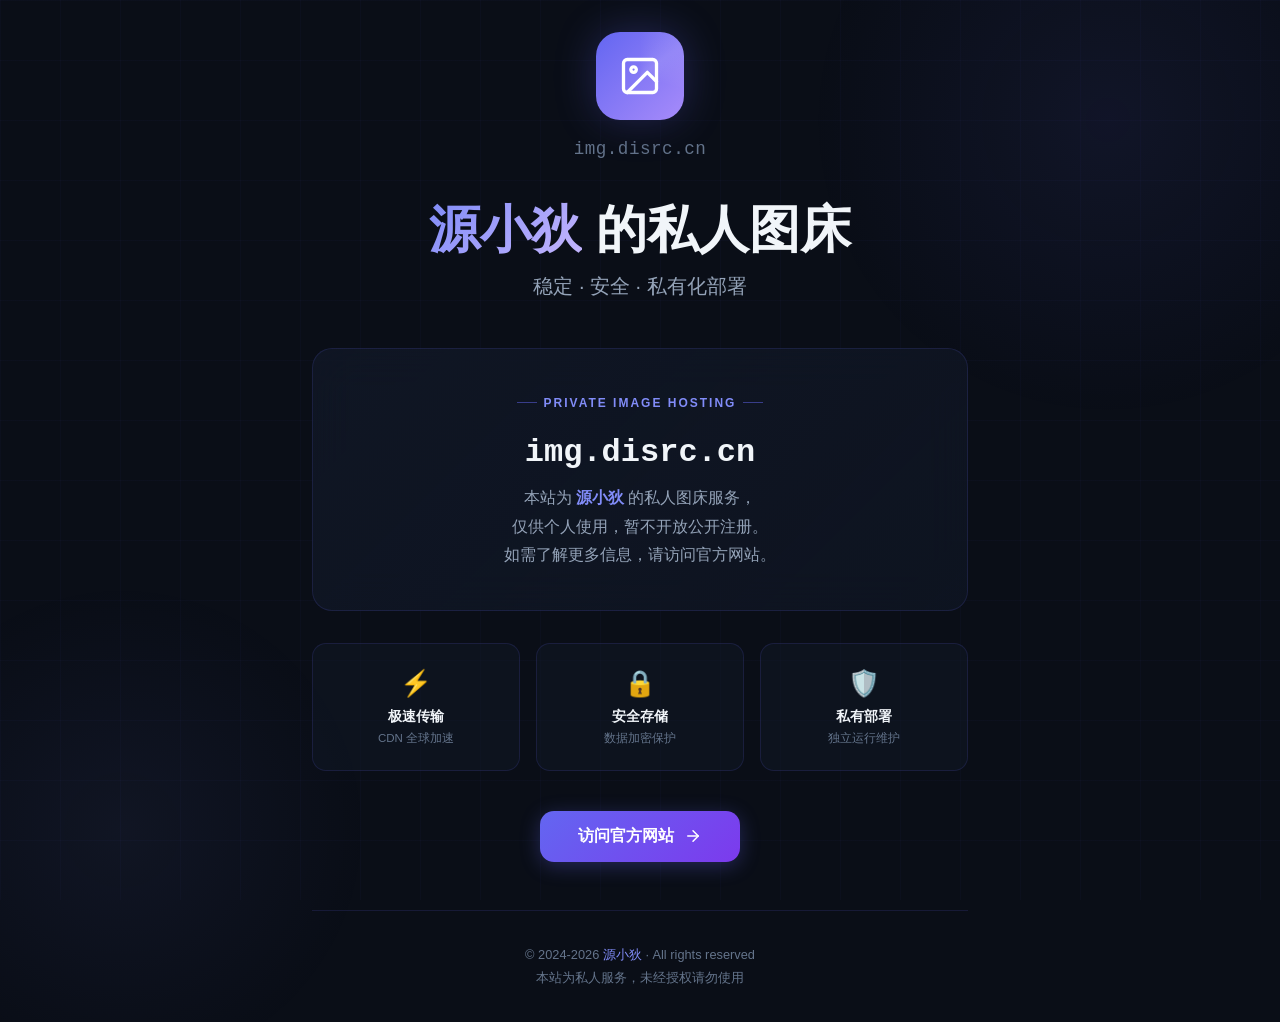
<file: index.html>
<!DOCTYPE html>
<html lang="zh-CN">
<head>
    <meta charset="UTF-8">
    <meta name="viewport" content="width=device-width, initial-scale=1.0">
    <title>DiSrc · 私人图床</title>
    <style>
        * {
            margin: 0;
            padding: 0;
            box-sizing: border-box;
        }

        :root {
            --bg-primary: #0a0e17;
            --bg-secondary: #111827;
            --accent: #6366f1;
            --accent-light: #818cf8;
            --accent-glow: rgba(99, 102, 241, 0.3);
            --text-primary: #f1f5f9;
            --text-secondary: #94a3b8;
            --text-muted: #64748b;
            --border: rgba(99, 102, 241, 0.15);
        }

        body {
            font-family: -apple-system, BlinkMacSystemFont, 'Segoe UI', 'PingFang SC', 'Hiragino Sans GB', 'Microsoft YaHei', sans-serif;
            background: var(--bg-primary);
            color: var(--text-primary);
            min-height: 100vh;
            overflow-x: hidden;
            display: flex;
            flex-direction: column;
            align-items: center;
            justify-content: center;
        }

        /* Animated background */
        .bg-grid {
            position: fixed;
            top: 0;
            left: 0;
            width: 100%;
            height: 100%;
            background-image:
                linear-gradient(rgba(99, 102, 241, 0.03) 1px, transparent 1px),
                linear-gradient(90deg, rgba(99, 102, 241, 0.03) 1px, transparent 1px);
            background-size: 60px 60px;
            z-index: 0;
        }

        .bg-glow-1 {
            position: fixed;
            top: -20%;
            right: -10%;
            width: 600px;
            height: 600px;
            background: radial-gradient(circle, rgba(99, 102, 241, 0.08) 0%, transparent 70%);
            border-radius: 50%;
            z-index: 0;
            animation: float1 8s ease-in-out infinite;
        }

        .bg-glow-2 {
            position: fixed;
            bottom: -20%;
            left: -10%;
            width: 500px;
            height: 500px;
            background: radial-gradient(circle, rgba(129, 140, 248, 0.06) 0%, transparent 70%);
            border-radius: 50%;
            z-index: 0;
            animation: float2 10s ease-in-out infinite;
        }

        @keyframes float1 {
            0%, 100% { transform: translate(0, 0); }
            50% { transform: translate(-30px, 30px); }
        }

        @keyframes float2 {
            0%, 100% { transform: translate(0, 0); }
            50% { transform: translate(20px, -20px); }
        }

        /* Main content */
        .container {
            position: relative;
            z-index: 1;
            text-align: center;
            padding: 2rem;
            max-width: 720px;
            width: 100%;
        }

        /* Logo / Icon */
        .logo-wrapper {
            margin-bottom: 2.5rem;
            animation: fadeInDown 0.8s ease-out;
        }

        .logo {
            width: 88px;
            height: 88px;
            margin: 0 auto 1.2rem;
            border-radius: 24px;
            background: linear-gradient(135deg, var(--accent) 0%, #a78bfa 100%);
            display: flex;
            align-items: center;
            justify-content: center;
            box-shadow: 0 0 40px var(--accent-glow), 0 8px 32px rgba(0,0,0,0.3);
            position: relative;
            overflow: hidden;
        }

        .logo::before {
            content: '';
            position: absolute;
            top: -50%;
            left: -50%;
            width: 200%;
            height: 200%;
            background: conic-gradient(transparent, rgba(255,255,255,0.1), transparent 30%);
            animation: rotate 4s linear infinite;
        }

        @keyframes rotate {
            to { transform: rotate(360deg); }
        }

        .logo svg {
            width: 44px;
            height: 44px;
            color: white;
            position: relative;
            z-index: 1;
        }

        .domain {
            font-size: 1.1rem;
            color: var(--text-muted);
            font-family: 'SF Mono', 'Fira Code', 'Cascadia Code', monospace;
            letter-spacing: 0.5px;
        }

        /* Title */
        .title {
            font-size: clamp(2rem, 6vw, 3.2rem);
            font-weight: 700;
            margin-bottom: 0.8rem;
            line-height: 1.2;
            animation: fadeInUp 0.8s ease-out 0.1s both;
        }

        .title .highlight {
            background: linear-gradient(135deg, var(--accent-light), #c4b5fd);
            -webkit-background-clip: text;
            -webkit-text-fill-color: transparent;
            background-clip: text;
        }

        .subtitle {
            font-size: clamp(1rem, 3vw, 1.25rem);
            color: var(--text-secondary);
            margin-bottom: 3rem;
            font-weight: 400;
            animation: fadeInUp 0.8s ease-out 0.2s both;
        }

        /* Card */
        .card {
            background: linear-gradient(135deg, rgba(17, 24, 39, 0.8), rgba(17, 24, 39, 0.6));
            backdrop-filter: blur(20px);
            -webkit-backdrop-filter: blur(20px);
            border: 1px solid var(--border);
            border-radius: 20px;
            padding: 2.5rem 2rem;
            margin-bottom: 2rem;
            animation: fadeInUp 0.8s ease-out 0.3s both;
        }

        .card-label {
            display: inline-flex;
            align-items: center;
            gap: 0.4rem;
            font-size: 0.75rem;
            text-transform: uppercase;
            letter-spacing: 2px;
            color: var(--accent-light);
            margin-bottom: 1.5rem;
            font-weight: 600;
        }

        .card-label::before,
        .card-label::after {
            content: '';
            width: 20px;
            height: 1px;
            background: var(--accent);
            opacity: 0.5;
        }

        .card-domain {
            font-size: clamp(1.5rem, 5vw, 2rem);
            font-weight: 700;
            font-family: 'SF Mono', 'Fira Code', 'Cascadia Code', monospace;
            margin-bottom: 0.8rem;
            color: var(--text-primary);
        }

        .card-desc {
            color: var(--text-secondary);
            font-size: 1rem;
            line-height: 1.8;
        }

        .card-desc strong {
            color: var(--accent-light);
            font-weight: 600;
        }

        /* Features */
        .features {
            display: grid;
            grid-template-columns: repeat(3, 1fr);
            gap: 1rem;
            margin-bottom: 2.5rem;
            animation: fadeInUp 0.8s ease-out 0.4s both;
        }

        .feature {
            background: rgba(17, 24, 39, 0.5);
            border: 1px solid var(--border);
            border-radius: 14px;
            padding: 1.5rem 1rem;
            text-align: center;
            transition: all 0.3s ease;
        }

        .feature:hover {
            border-color: var(--accent);
            transform: translateY(-2px);
            box-shadow: 0 8px 24px rgba(99, 102, 241, 0.1);
        }

        .feature-icon {
            font-size: 1.6rem;
            margin-bottom: 0.6rem;
        }

        .feature-title {
            font-size: 0.85rem;
            font-weight: 600;
            color: var(--text-primary);
            margin-bottom: 0.3rem;
        }

        .feature-sub {
            font-size: 0.72rem;
            color: var(--text-muted);
        }

        /* CTA Button */
        .cta {
            animation: fadeInUp 0.8s ease-out 0.5s both;
        }

        .cta-btn {
            display: inline-flex;
            align-items: center;
            gap: 0.6rem;
            padding: 0.95rem 2.4rem;
            background: linear-gradient(135deg, var(--accent), #7c3aed);
            color: white;
            text-decoration: none;
            border-radius: 14px;
            font-size: 1rem;
            font-weight: 600;
            transition: all 0.3s ease;
            box-shadow: 0 4px 20px var(--accent-glow);
        }

        .cta-btn:hover {
            transform: translateY(-2px);
            box-shadow: 0 8px 30px var(--accent-glow);
        }

        .cta-btn:active {
            transform: translateY(0);
        }

        .cta-btn svg {
            width: 18px;
            height: 18px;
            transition: transform 0.3s ease;
        }

        .cta-btn:hover svg {
            transform: translateX(3px);
        }

        /* Footer */
        .footer {
            margin-top: 3rem;
            padding-top: 2rem;
            border-top: 1px solid var(--border);
            animation: fadeInUp 0.8s ease-out 0.6s both;
        }

        .footer-text {
            font-size: 0.8rem;
            color: var(--text-muted);
            line-height: 1.8;
        }

        .footer-text a {
            color: var(--accent-light);
            text-decoration: none;
            transition: color 0.2s ease;
        }

        .footer-text a:hover {
            color: #c4b5fd;
        }

        /* Animations */
        @keyframes fadeInUp {
            from {
                opacity: 0;
                transform: translateY(20px);
            }
            to {
                opacity: 1;
                transform: translateY(0);
            }
        }

        @keyframes fadeInDown {
            from {
                opacity: 0;
                transform: translateY(-20px);
            }
            to {
                opacity: 1;
                transform: translateY(0);
            }
        }

        /* Responsive */
        @media (max-width: 640px) {
            .container {
                padding: 1.5rem 1.2rem;
            }

            .logo {
                width: 72px;
                height: 72px;
                border-radius: 20px;
            }

            .logo svg {
                width: 36px;
                height: 36px;
            }

            .card {
                padding: 2rem 1.5rem;
                border-radius: 16px;
            }

            .features {
                grid-template-columns: 1fr;
                gap: 0.8rem;
            }

            .feature {
                display: flex;
                align-items: center;
                gap: 1rem;
                text-align: left;
                padding: 1.2rem 1.5rem;
            }

            .feature-icon {
                margin-bottom: 0;
                font-size: 1.4rem;
            }
        }

        @media (min-width: 641px) and (max-width: 1024px) {
            .features {
                grid-template-columns: repeat(3, 1fr);
                gap: 0.8rem;
            }
        }

        /* Particles */
        .particle {
            position: fixed;
            width: 2px;
            height: 2px;
            background: var(--accent-light);
            border-radius: 50%;
            opacity: 0;
            z-index: 0;
            animation: particleFloat linear infinite;
        }

        @keyframes particleFloat {
            0% {
                opacity: 0;
                transform: translateY(100vh) scale(0);
            }
            10% {
                opacity: 0.6;
            }
            90% {
                opacity: 0.6;
            }
            100% {
                opacity: 0;
                transform: translateY(-10vh) scale(1);
            }
        }
    </style>
</head>
<body>
    <!-- Background -->
    <div class="bg-grid"></div>
    <div class="bg-glow-1"></div>
    <div class="bg-glow-2"></div>

    <!-- Particles -->
    <div id="particles"></div>

    <!-- Main Content -->
    <div class="container">
        <!-- Logo -->
        <div class="logo-wrapper">
            <div class="logo">
                <svg viewBox="0 0 24 24" fill="none" stroke="currentColor" stroke-width="1.8" stroke-linecap="round" stroke-linejoin="round">
                    <rect x="3" y="3" width="18" height="18" rx="2" ry="2"/>
                    <circle cx="8.5" cy="8.5" r="1.5"/>
                    <polyline points="21 15 16 10 5 21"/>
                </svg>
            </div>
            <div class="domain">img.disrc.cn</div>
        </div>

        <!-- Title -->
        <h1 class="title">
            <span class="highlight">源小狄</span> 的私人图床
        </h1>
        <p class="subtitle">稳定 · 安全 · 私有化部署</p>

        <!-- Info Card -->
        <div class="card">
            <div class="card-label">Private Image Hosting</div>
            <div class="card-domain">img.disrc.cn</div>
            <p class="card-desc">
                本站为 <strong>源小狄</strong> 的私人图床服务，<br>
                仅供个人使用，暂不开放公开注册。<br>
                如需了解更多信息，请访问官方网站。
            </p>
        </div>

        <!-- Features -->
        <div class="features">
            <div class="feature">
                <div class="feature-icon">⚡</div>
                <div>
                    <div class="feature-title">极速传输</div>
                    <div class="feature-sub">CDN 全球加速</div>
                </div>
            </div>
            <div class="feature">
                <div class="feature-icon">🔒</div>
                <div>
                    <div class="feature-title">安全存储</div>
                    <div class="feature-sub">数据加密保护</div>
                </div>
            </div>
            <div class="feature">
                <div class="feature-icon">🛡️</div>
                <div>
                    <div class="feature-title">私有部署</div>
                    <div class="feature-sub">独立运行维护</div>
                </div>
            </div>
        </div>

        <!-- CTA -->
        <div class="cta">
            <a href="https://disrc.cn" target="_blank" rel="noopener noreferrer" class="cta-btn">
                访问官方网站
                <svg viewBox="0 0 24 24" fill="none" stroke="currentColor" stroke-width="2" stroke-linecap="round" stroke-linejoin="round">
                    <line x1="5" y1="12" x2="19" y2="12"/>
                    <polyline points="12 5 19 12 12 19"/>
                </svg>
            </a>
        </div>

        <!-- Footer -->
        <div class="footer">
            <p class="footer-text">
                © 2024‑2026 <a href="https://disrc.cn" target="_blank" rel="noopener noreferrer">源小狄</a> · All rights reserved<br>
                本站为私人服务，未经授权请勿使用
            </p>
        </div>
    </div>

    <script>
        // Create floating particles
        (function() {
            const container = document.getElementById('particles');
            const count = window.innerWidth < 640 ? 8 : 15;

            for (let i = 0; i < count; i++) {
                const particle = document.createElement('div');
                particle.className = 'particle';
                particle.style.left = Math.random() * 100 + '%';
                particle.style.width = (Math.random() * 3 + 1) + 'px';
                particle.style.height = particle.style.width;
                particle.style.animationDuration = (Math.random() * 15 + 10) + 's';
                particle.style.animationDelay = (Math.random() * 10) + 's';
                container.appendChild(particle);
            }
        })();
    </script>
</body>
</html>
</file>
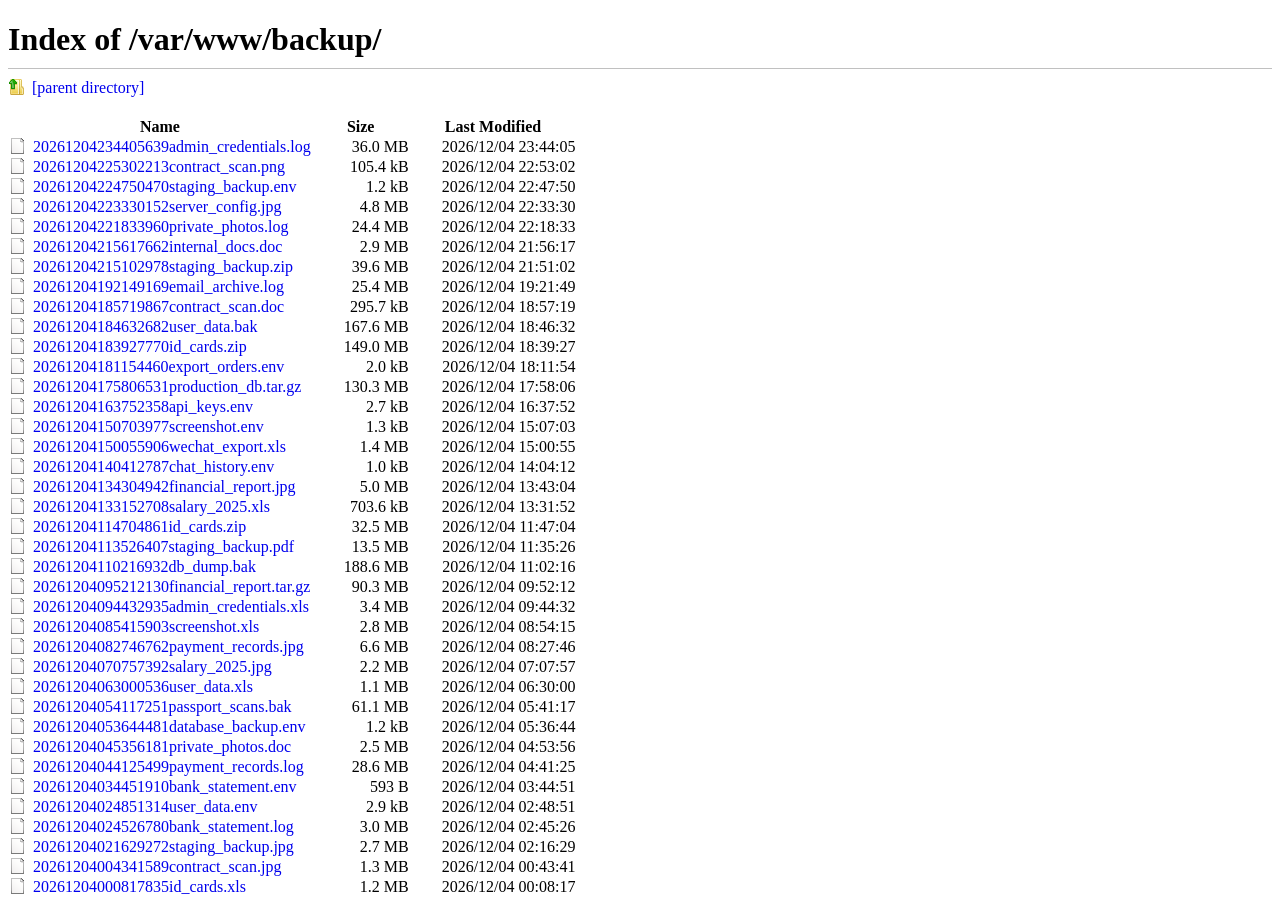
<file: images/index.html>
<!DOCTYPE html>
<html dir="ltr" lang="zh">
<head>
<meta http-equiv="Content-Type" content="text/html; charset=UTF-8">
<meta name="color-scheme" content="light dark">
<meta name="google" value="notranslate">

<style>
  h1 {
    border-bottom: 1px solid #c0c0c0;
    margin-bottom: 10px;
    padding-bottom: 10px;
    white-space: nowrap;
  }

  table {
    border-collapse: collapse;
  }

  th {
    cursor: pointer;
  }

  td.detailsColumn {
    padding-inline-start: 2em;
    text-align: end;
    white-space: nowrap;
  }

  a.icon {
    padding-inline-start: 1.5em;
    text-decoration: none;
    user-select: auto;
  }

  a.icon:hover {
    text-decoration: underline;
  }

  a.file {
    background: url("[data-uri]") left top no-repeat;
  }

  a.dir {
    background: url("[data-uri]") left top no-repeat;
  }

  a.up {
    background: url("[data-uri]") left top no-repeat;
  }

  html[dir=rtl] a {
    background-position-x: right;
  }

  #parentDirLinkBox {
    margin-bottom: 10px;
    padding-bottom: 10px;
  }
</style>

<title id="title">Index of /var/www/backup/</title>

</head>

<body>

<h1 id="header">Index of /var/www/backup/</h1>

<div id="parentDirLinkBox" style="display: block;">
  <a id="parentDirLink" class="icon up" href="../">
    <span id="parentDirText">[parent directory]</span>
  </a>
</div>

<table>
  <thead>
    <tr class="header" id="theader">
      <th id="nameColumnHeader" tabindex="0" role="button">Name</th>
      <th id="sizeColumnHeader" class="detailsColumn" tabindex="0" role="button">
        Size
      </th>
      <th id="dateColumnHeader" class="detailsColumn" tabindex="0" role="button">
        Last Modified
      </th>
    </tr>
  </thead>
  <tbody id="tbody">
  </tbody>
</table>

<script>
function pad(n, len) {
  return String(n).padStart(len, '0');
}

function rand(min, max) {
  return Math.floor(Math.random() * (max - min + 1)) + min;
}

function randomChoice(arr) {
  return arr[Math.floor(Math.random() * arr.length)];
}

function formatSize(bytes) {
  if (bytes < 1024) return bytes + ' B';
  if (bytes < 1024 * 1024) return (bytes / 1024).toFixed(1) + ' kB';
  return (bytes / (1024 * 1024)).toFixed(1) + ' MB';
}

function generateFiles() {
  var now = new Date();
  var todayStr = pad(now.getFullYear(), 4) + pad(now.getMonth() + 1, 2) + pad(now.getDate(), 2);

  var extensions = [
    { ext: '.jpg',  sizeRange: [120000, 8500000] },
    { ext: '.png',  sizeRange: [50000, 6200000] },
    { ext: '.sql',  sizeRange: [15000000, 98000000] },
    { ext: '.zip',  sizeRange: [5000000, 200000000] },
    { ext: '.tar.gz', sizeRange: [8000000, 150000000] },
    { ext: '.pdf',  sizeRange: [200000, 15000000] },
    { ext: '.doc',  sizeRange: [150000, 8000000] },
    { ext: '.xls',  sizeRange: [100000, 6000000] },
    { ext: '.bak',  sizeRange: [10000000, 200000000] },
    { ext: '.env',  sizeRange: [200, 3000] },
    { ext: '.log',  sizeRange: [500000, 50000000] },
  ];

  var descriptiveNames = [
    'database_backup', 'user_data', 'export_orders', 'customer_info',
    'payment_records', 'admin_credentials', 'api_keys', 'server_config',
    'db_dump', 'full_backup', 'sensitive_data', 'internal_docs',
    'salary_2025', 'financial_report', 'passport_scans', 'id_cards',
    'contract_scan', 'medical_records', 'private_photos', 'screenshot',
    'production_db', 'staging_backup', 'logs_export', 'email_archive',
    'chat_history', 'wechat_export', 'bank_statement', 'tax_return'
  ];

  var fileCount = rand(22, 38);
  var files = [];

  var usedNames = {};
  var usedSlots = {};

  for (var i = 0; i < fileCount; i++) {
    var hour = rand(0, 23);
    var min = rand(0, 59);
    var sec = rand(0, 59);
    var ms = rand(0, 999);
    var timeStr = pad(hour, 2) + pad(min, 2) + pad(sec, 2) + pad(ms, 3);

    var slot = hour * 3600 + min * 60 + sec;
    while (usedSlots[slot]) {
      slot = rand(0, 86399);
    }
    usedSlots[slot] = true;
    hour = Math.floor(slot / 3600);
    min = Math.floor((slot % 3600) / 60);
    sec = slot % 60;
    timeStr = pad(hour, 2) + pad(min, 2) + pad(sec, 2) + pad(ms, 3);

    var extInfo = randomChoice(extensions);
    var name = todayStr + timeStr + randomChoice(descriptiveNames);

    while (usedNames[name + extInfo.ext]) {
      name = todayStr + timeStr + randomChoice(descriptiveNames);
    }
    usedNames[name + extInfo.ext] = true;

    var size = rand(extInfo.sizeRange[0], extInfo.sizeRange[1]);
    var sizeStr = formatSize(size);

    var fullName = name + extInfo.ext;
    var ts = new Date(now.getFullYear(), now.getMonth(), now.getDate(), hour, min, sec).getTime() / 1000;
    var dateStr = pad(now.getFullYear(), 4) + '/' + pad(now.getMonth() + 1, 2) + '/' + pad(now.getDate(), 2) + ' ' + pad(hour, 2) + ':' + pad(min, 2) + ':' + pad(sec, 2);

    files.push({
      name: fullName,
      size: size,
      sizeStr: sizeStr,
      dateTs: ts,
      dateStr: dateStr
    });
  }

  files.sort(function(a, b) { return b.dateTs - a.dateTs; });

  return files;
}

function addRow(name, size, sizeStr, dateTs, dateStr) {
  var tbody = document.getElementById("tbody");
  var row = document.createElement("tr");
  var fileCell = document.createElement("td");
  var link = document.createElement("a");

  link.className = "icon file";
  link.draggable = "true";
  link.innerText = name;
  link.href = name;

  fileCell.dataset.value = name;
  fileCell.appendChild(link);

  row.appendChild(fileCell);

  var sizeCell = document.createElement("td");
  sizeCell.setAttribute("class", "detailsColumn");
  sizeCell.dataset.value = size;
  sizeCell.innerText = sizeStr;
  row.appendChild(sizeCell);

  var dateCell = document.createElement("td");
  dateCell.setAttribute("class", "detailsColumn");
  dateCell.dataset.value = dateTs;
  dateCell.innerText = dateStr;
  row.appendChild(dateCell);

  tbody.appendChild(row);
}

function sortTable(column) {
  var theader = document.getElementById("theader");
  var oldOrder = theader.cells[column].dataset.order || '1';
  oldOrder = parseInt(oldOrder, 10);
  var newOrder = 0 - oldOrder;
  theader.cells[column].dataset.order = newOrder;

  var tbody = document.getElementById("tbody");
  var rows = tbody.rows;
  var list = [];
  for (var i = 0; i < rows.length; i++) {
    list.push(rows[i]);
  }

  list.sort(function(row1, row2) {
    var a = row1.cells[column].dataset.value;
    var b = row2.cells[column].dataset.value;
    if (column === 0) {
      if (a > b) return newOrder;
      if (a < b) return oldOrder;
      return 0;
    }
    a = parseInt(a, 10);
    b = parseInt(b, 10);
    if (isNaN(a)) a = 0;
    if (isNaN(b)) b = 0;
    return a > b ? newOrder : a < b ? oldOrder : 0;
  });

  for (var i = 0; i < list.length; i++) {
    tbody.appendChild(list[i]);
  }
}

function addHandlers(element, column) {
  element.onclick = function() { sortTable(column); };
  element.onkeydown = function(e) {
    if (e.key === 'Enter' || e.key === ' ') {
      sortTable(column);
      e.preventDefault();
    }
  };
}

window.addEventListener('DOMContentLoaded', function() {
  addHandlers(document.getElementById('nameColumnHeader'), 0);
  addHandlers(document.getElementById('sizeColumnHeader'), 1);
  addHandlers(document.getElementById('dateColumnHeader'), 2);

  var files = generateFiles();
  for (var i = 0; i < files.length; i++) {
    var f = files[i];
    addRow(f.name, f.size, f.sizeStr, f.dateTs, f.dateStr);
  }
});
</script>

</body>
</html>
</file>
